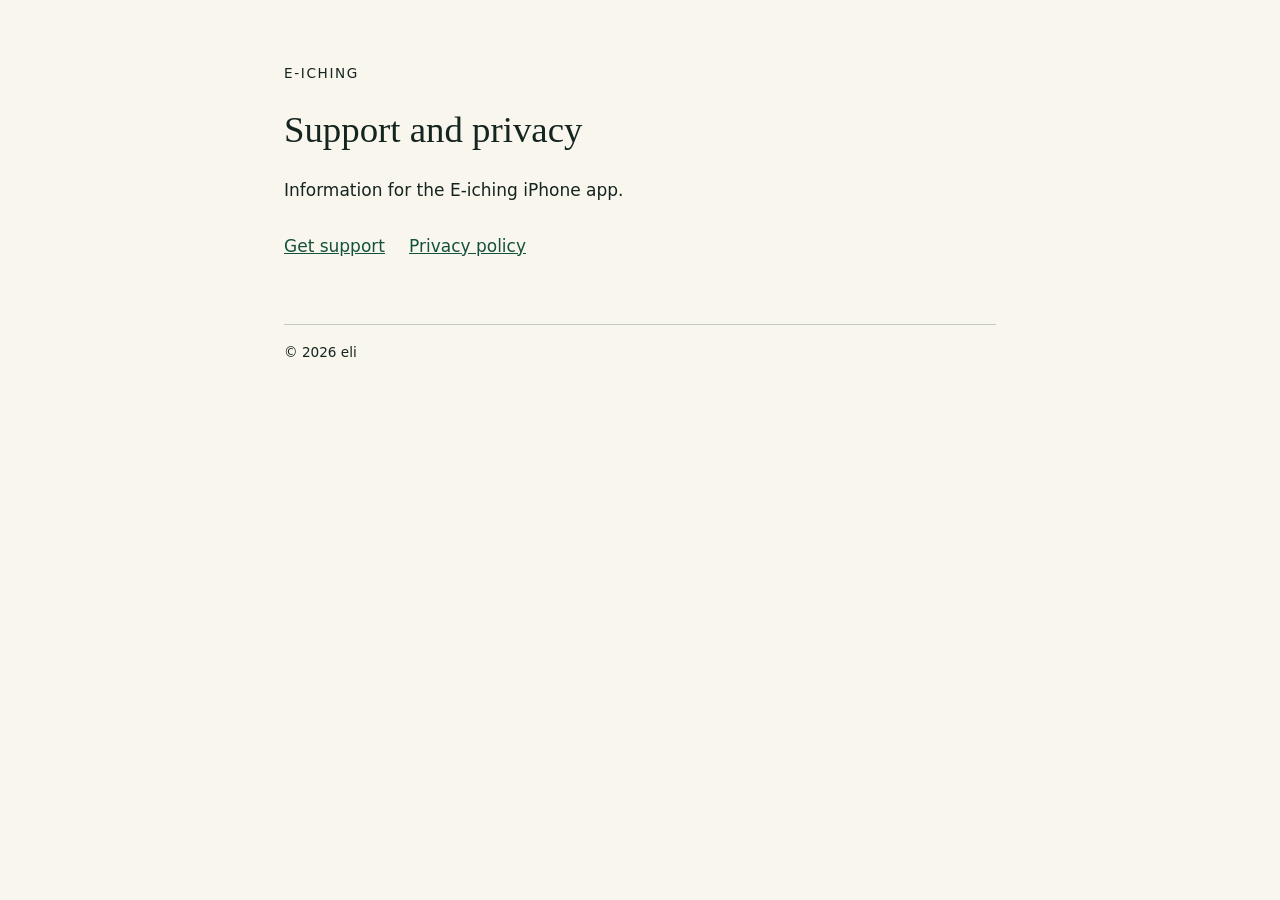
<file: index.html>
<!doctype html>
<html lang="en">
<head>
  <meta charset="utf-8">
  <meta name="viewport" content="width=device-width, initial-scale=1">
  <title>E-iching · Support and Privacy</title>
  <meta name="description" content="Support and privacy information for the E-iching iPhone app.">
  <link rel="stylesheet" href="style.css">
</head>
<body>
  <main>
    <p class="eyebrow">E-iching</p>
    <h1>Support and privacy</h1>
    <p>Information for the E-iching iPhone app.</p>
    <nav aria-label="Site pages">
      <a href="support.html">Get support</a>
      <a href="privacy.html">Privacy policy</a>
    </nav>
  </main>
  <footer>© 2026 eli</footer>
</body>
</html>
</file>
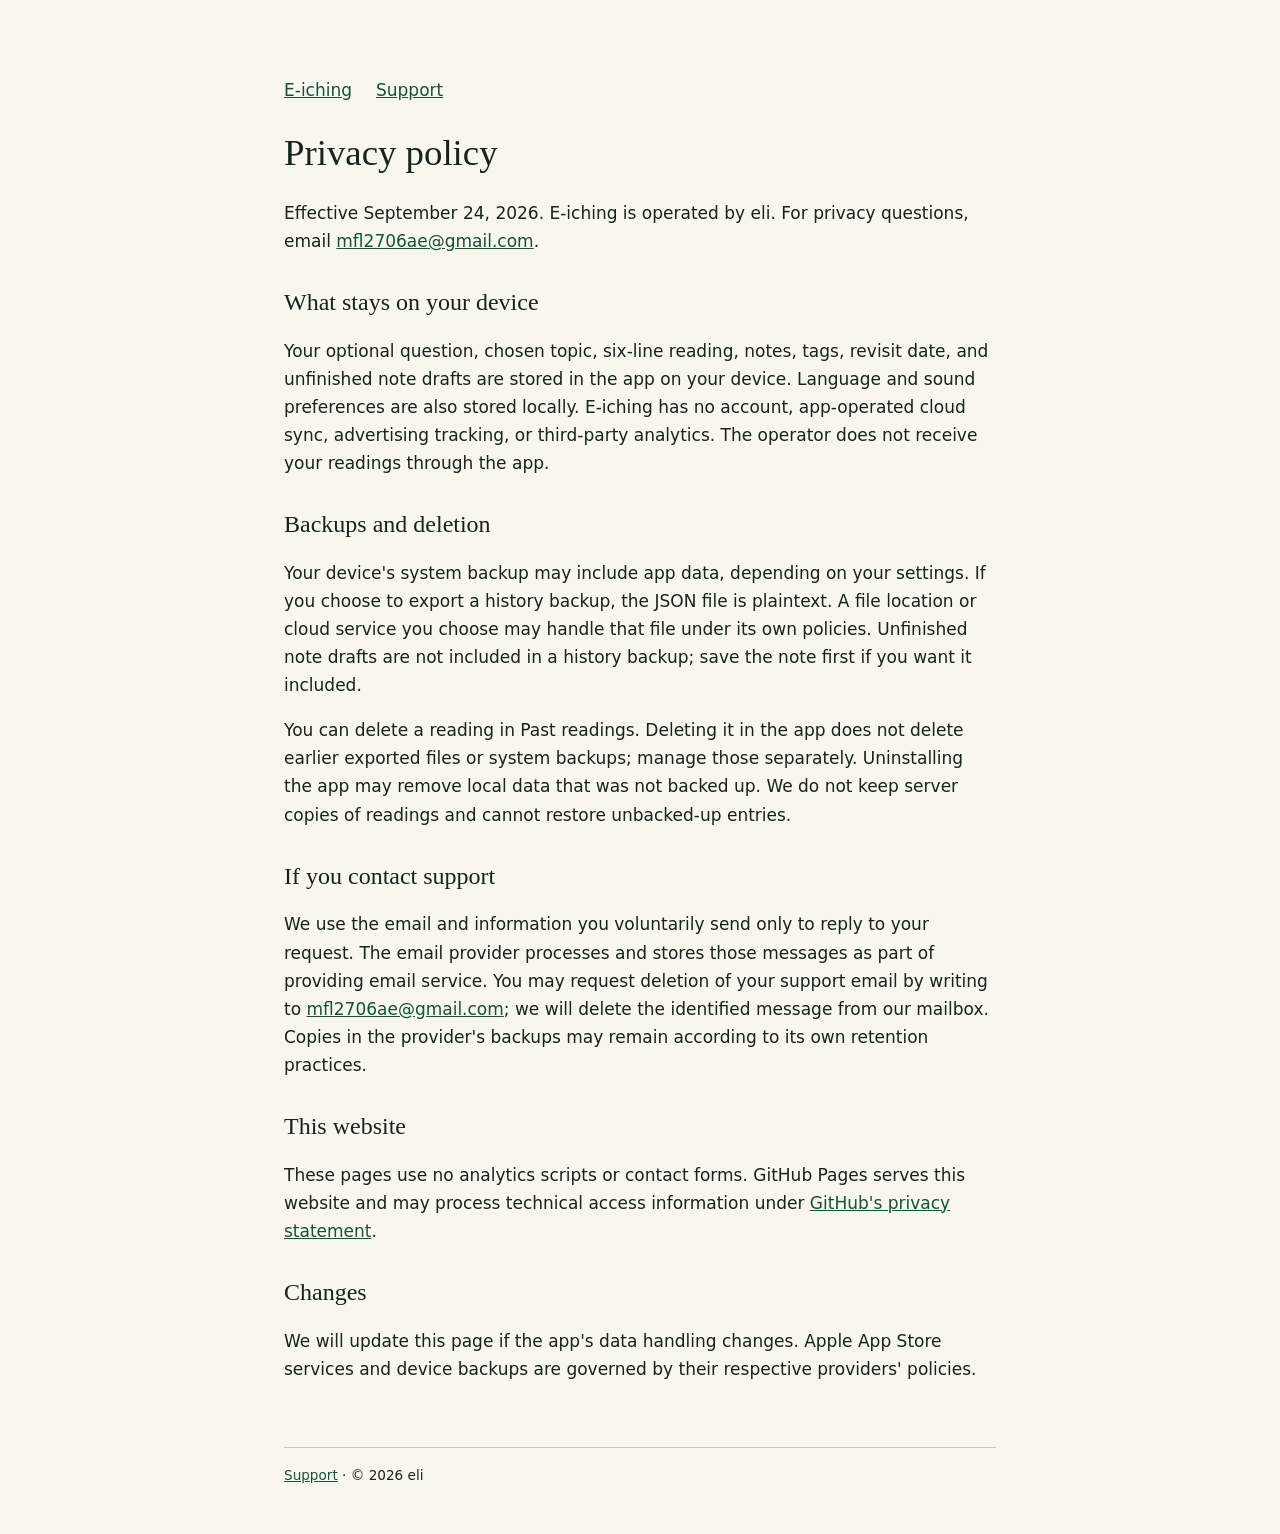
<file: privacy.html>
<!doctype html>
<html lang="en">
<head>
  <meta charset="utf-8">
  <meta name="viewport" content="width=device-width, initial-scale=1">
  <title>E-iching Privacy Policy</title>
  <meta name="description" content="How E-iching handles readings, local backups, and support emails.">
  <link rel="stylesheet" href="style.css">
</head>
<body>
  <nav aria-label="Site pages"><a href="index.html">E-iching</a><a href="support.html">Support</a></nav>
  <main>
    <h1>Privacy policy</h1>
    <p>Effective September 24, 2026. E-iching is operated by eli. For privacy questions, email <a href="mailto:mfl2706ae@gmail.com">mfl2706ae@gmail.com</a>.</p>
    <h2>What stays on your device</h2>
    <p>Your optional question, chosen topic, six-line reading, notes, tags, revisit date, and unfinished note drafts are stored in the app on your device. Language and sound preferences are also stored locally. E-iching has no account, app-operated cloud sync, advertising tracking, or third-party analytics. The operator does not receive your readings through the app.</p>
    <h2>Backups and deletion</h2>
    <p>Your device's system backup may include app data, depending on your settings. If you choose to export a history backup, the JSON file is plaintext. A file location or cloud service you choose may handle that file under its own policies. Unfinished note drafts are not included in a history backup; save the note first if you want it included.</p>
    <p>You can delete a reading in Past readings. Deleting it in the app does not delete earlier exported files or system backups; manage those separately. Uninstalling the app may remove local data that was not backed up. We do not keep server copies of readings and cannot restore unbacked-up entries.</p>
    <h2>If you contact support</h2>
    <p>We use the email and information you voluntarily send only to reply to your request. The email provider processes and stores those messages as part of providing email service. You may request deletion of your support email by writing to <a href="mailto:mfl2706ae@gmail.com">mfl2706ae@gmail.com</a>; we will delete the identified message from our mailbox. Copies in the provider's backups may remain according to its own retention practices.</p>
    <h2>This website</h2>
    <p>These pages use no analytics scripts or contact forms. GitHub Pages serves this website and may process technical access information under <a href="https://docs.github.com/en/site-policy/privacy-policies/github-general-privacy-statement">GitHub's privacy statement</a>.</p>
    <h2>Changes</h2>
    <p>We will update this page if the app's data handling changes. Apple App Store services and device backups are governed by their respective providers' policies.</p>
  </main>
  <footer><a href="support.html">Support</a> · © 2026 eli</footer>
</body>
</html>
</file>
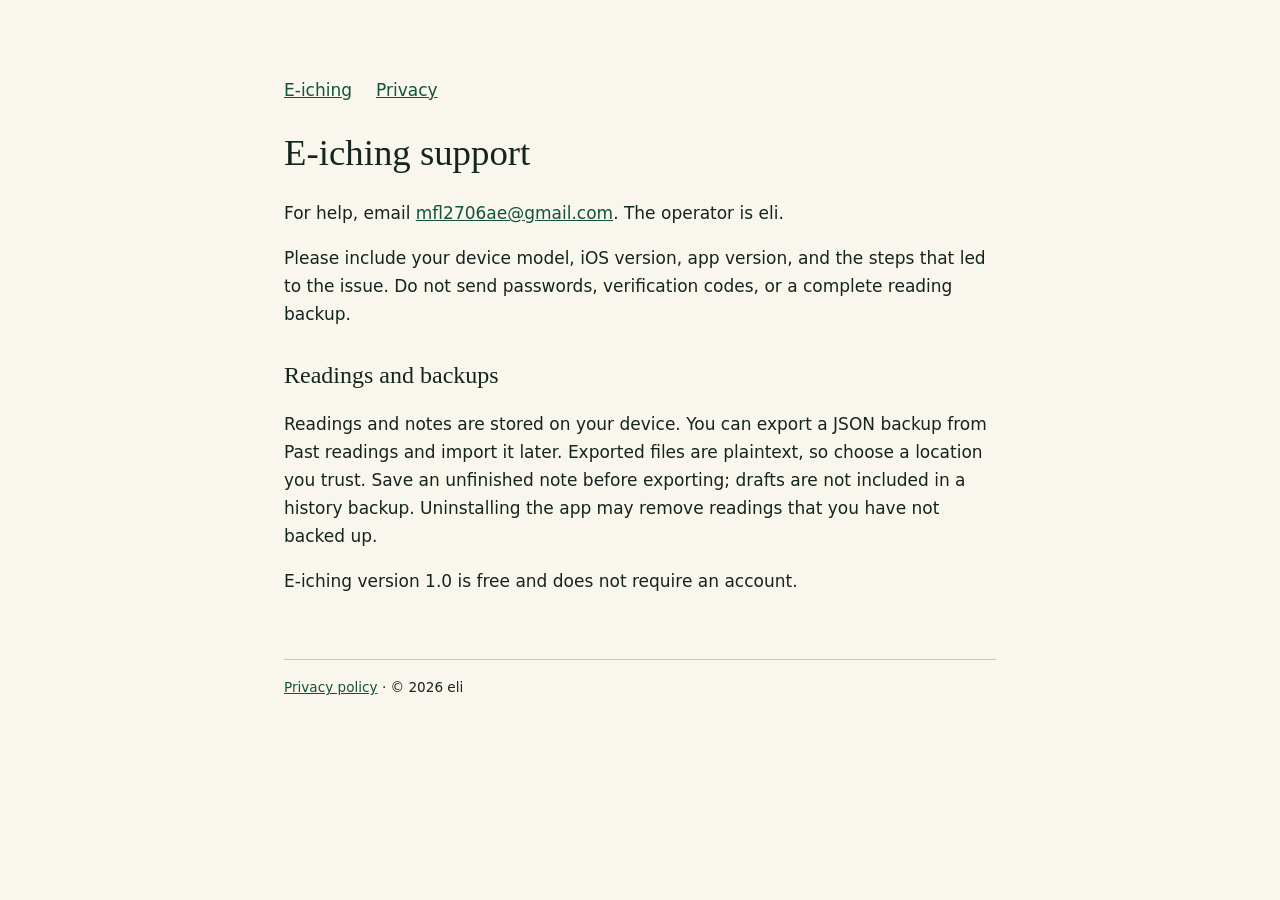
<file: support.html>
<!doctype html>
<html lang="en">
<head>
  <meta charset="utf-8">
  <meta name="viewport" content="width=device-width, initial-scale=1">
  <title>E-iching Support</title>
  <meta name="description" content="How to get help with the E-iching iPhone app.">
  <link rel="stylesheet" href="style.css">
</head>
<body>
  <nav aria-label="Site pages"><a href="index.html">E-iching</a><a href="privacy.html">Privacy</a></nav>
  <main>
    <h1>E-iching support</h1>
    <p>For help, email <a href="mailto:mfl2706ae@gmail.com">mfl2706ae@gmail.com</a>. The operator is eli.</p>
    <p>Please include your device model, iOS version, app version, and the steps that led to the issue. Do not send passwords, verification codes, or a complete reading backup.</p>
    <h2>Readings and backups</h2>
    <p>Readings and notes are stored on your device. You can export a JSON backup from Past readings and import it later. Exported files are plaintext, so choose a location you trust. Save an unfinished note before exporting; drafts are not included in a history backup. Uninstalling the app may remove readings that you have not backed up.</p>
    <p>E-iching version 1.0 is free and does not require an account.</p>
  </main>
  <footer><a href="privacy.html">Privacy policy</a> · © 2026 eli</footer>
</body>
</html>
</file>
<file: style.css>
:root { color-scheme: light; }
* { box-sizing: border-box; }
body { max-width: 760px; margin: 0 auto; padding: 48px 24px; background: #f9f6ee; color: #14241e; font: 17px/1.65 system-ui, -apple-system, sans-serif; }
h1 { font: 2.3rem/1.15 Georgia, serif; }
h2 { margin-top: 2rem; font: 1.5rem/1.25 Georgia, serif; }
p, li { max-width: 68ch; }
a { color: #14523b; }
a:focus-visible { outline: 3px solid #14523b; outline-offset: 4px; }
nav { display: flex; gap: 24px; flex-wrap: wrap; margin: 28px 0; }
.eyebrow { font-size: .85rem; letter-spacing: .12em; text-transform: uppercase; }
footer { border-top: 1px solid #c5c9c1; margin-top: 64px; padding-top: 16px; font-size: .85rem; }
</file>
